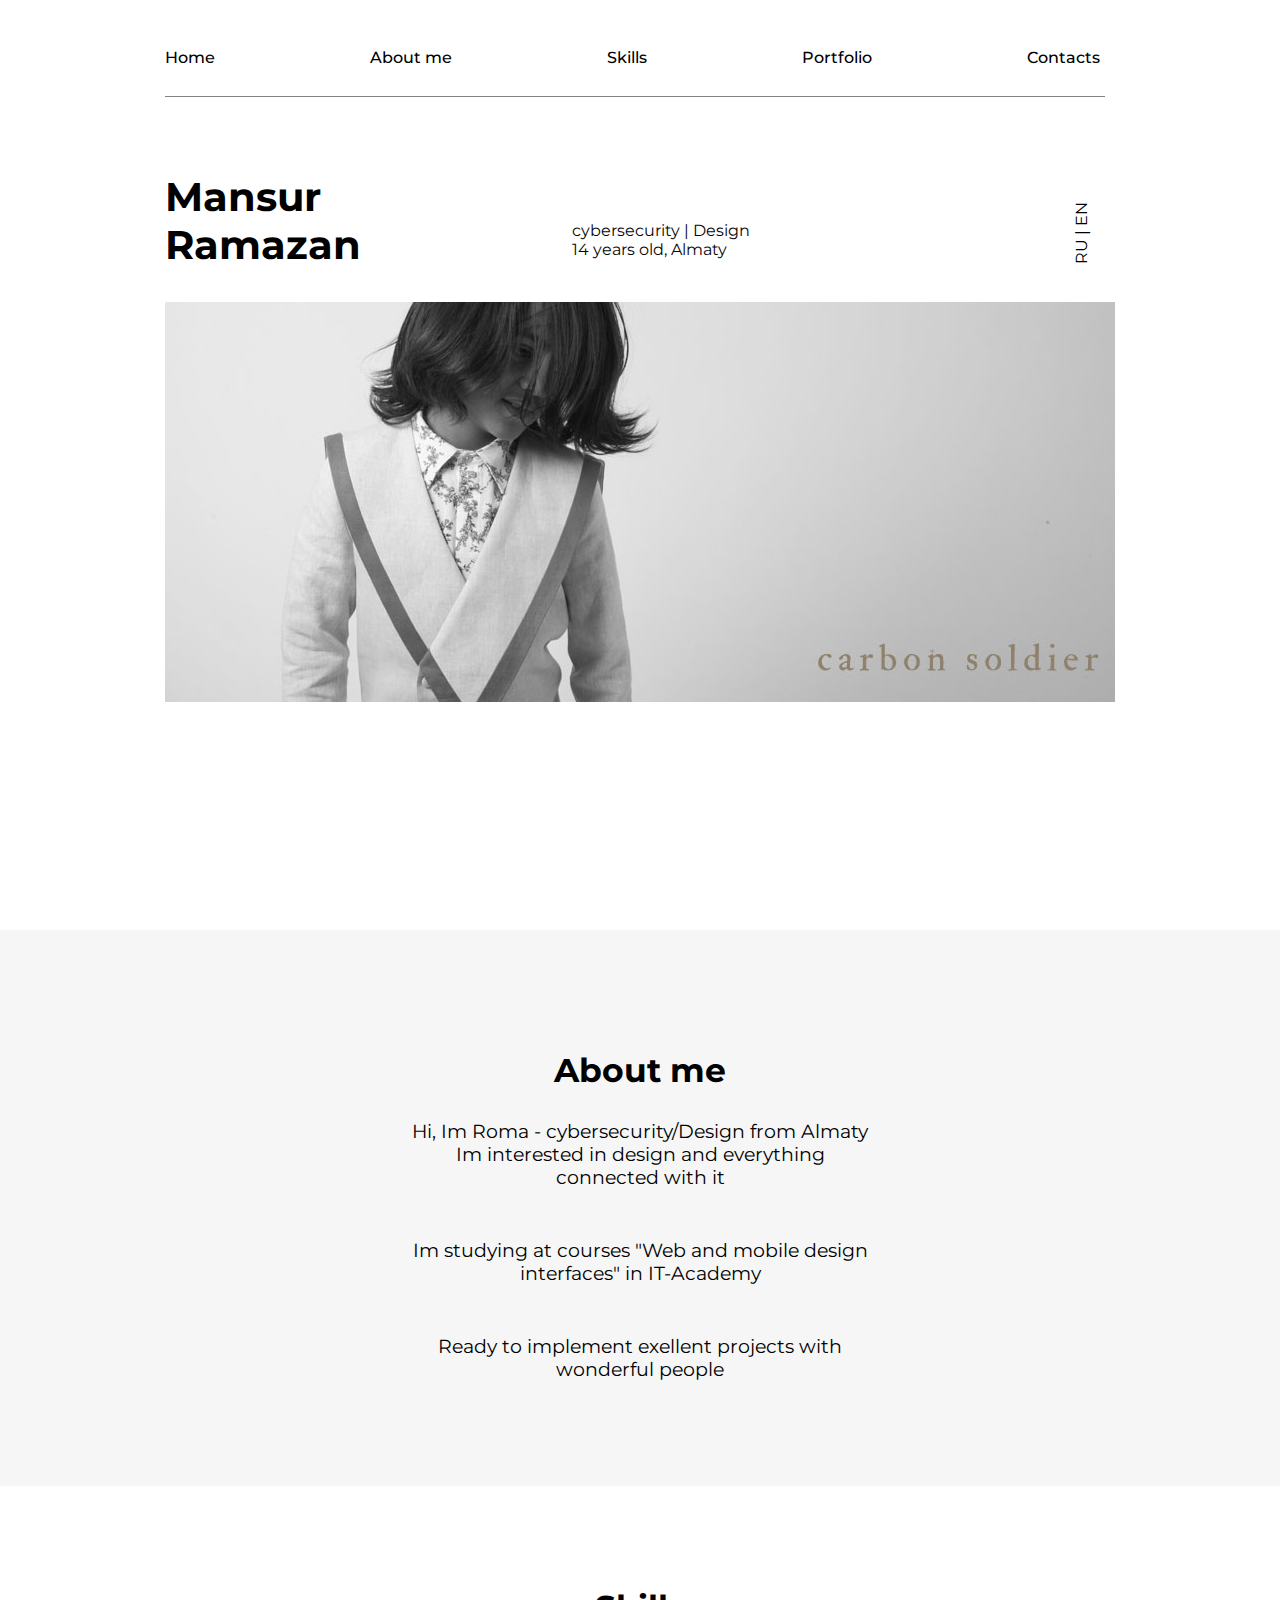
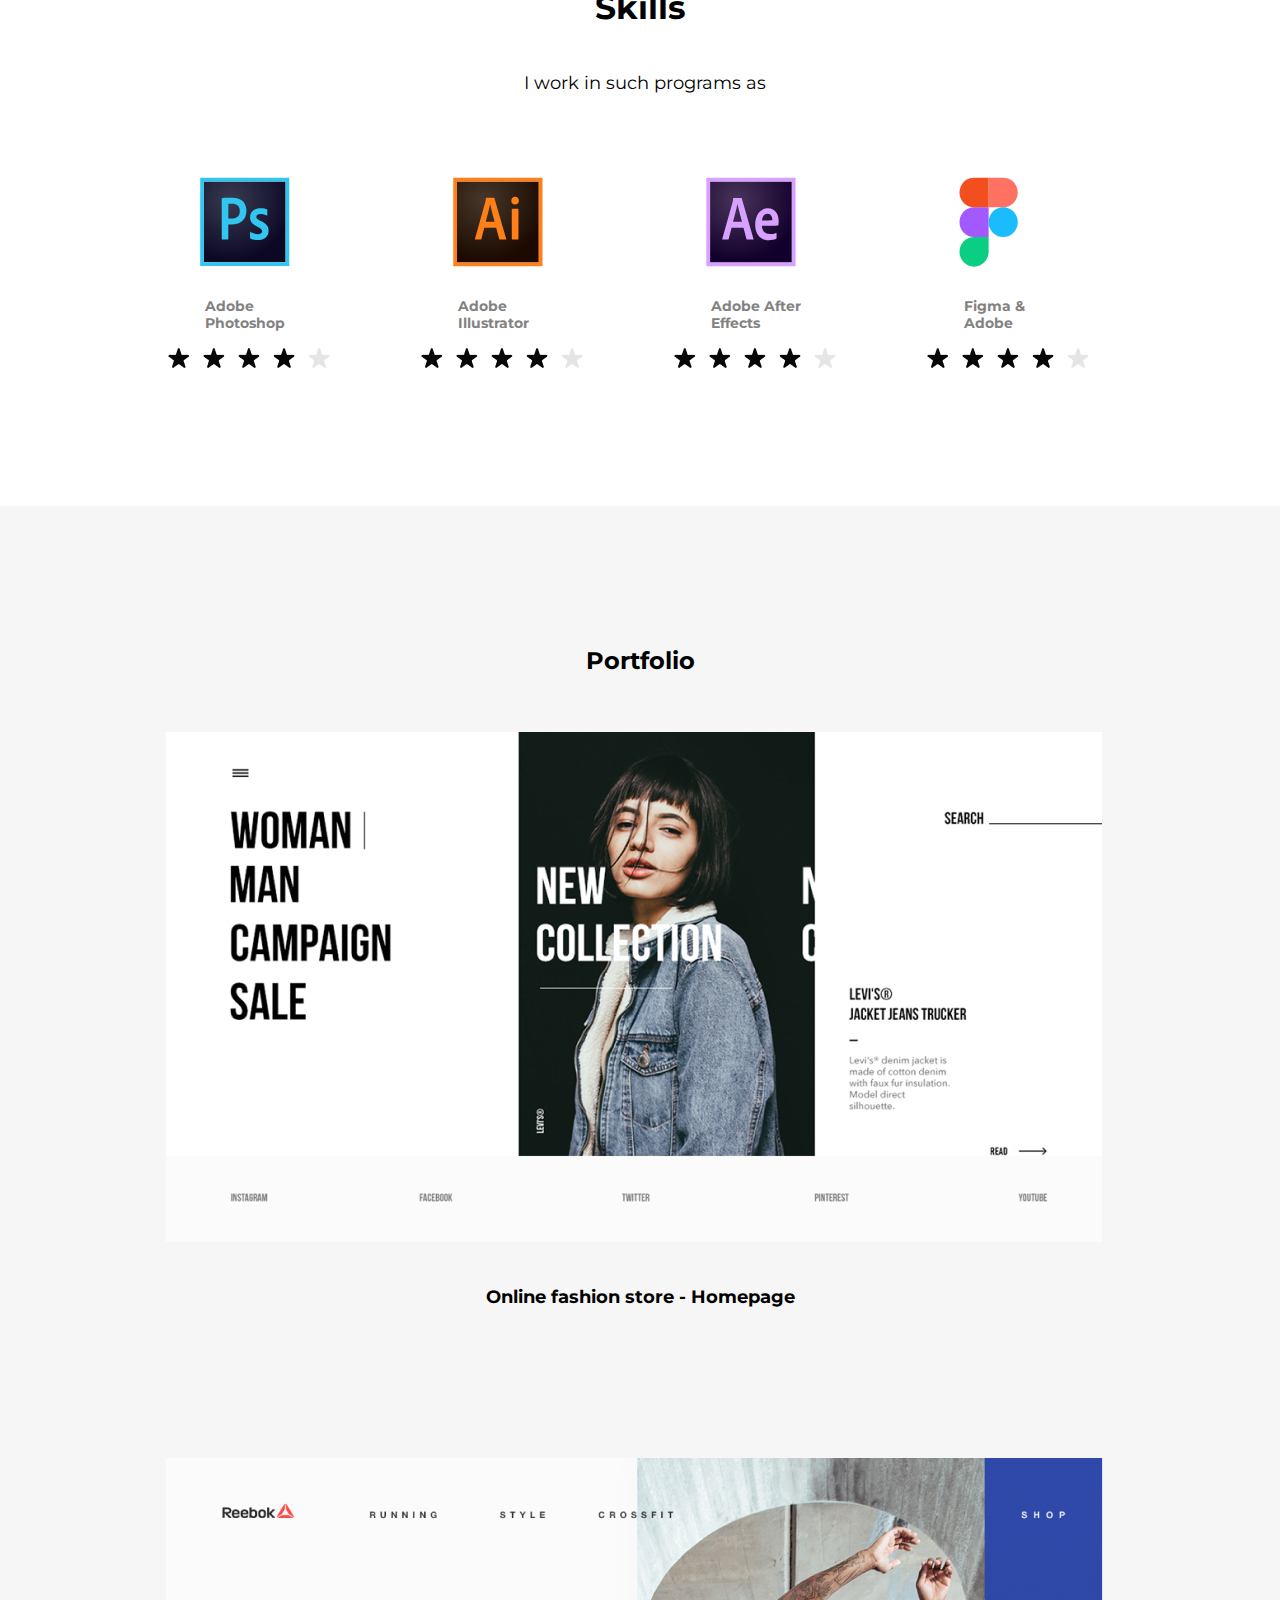
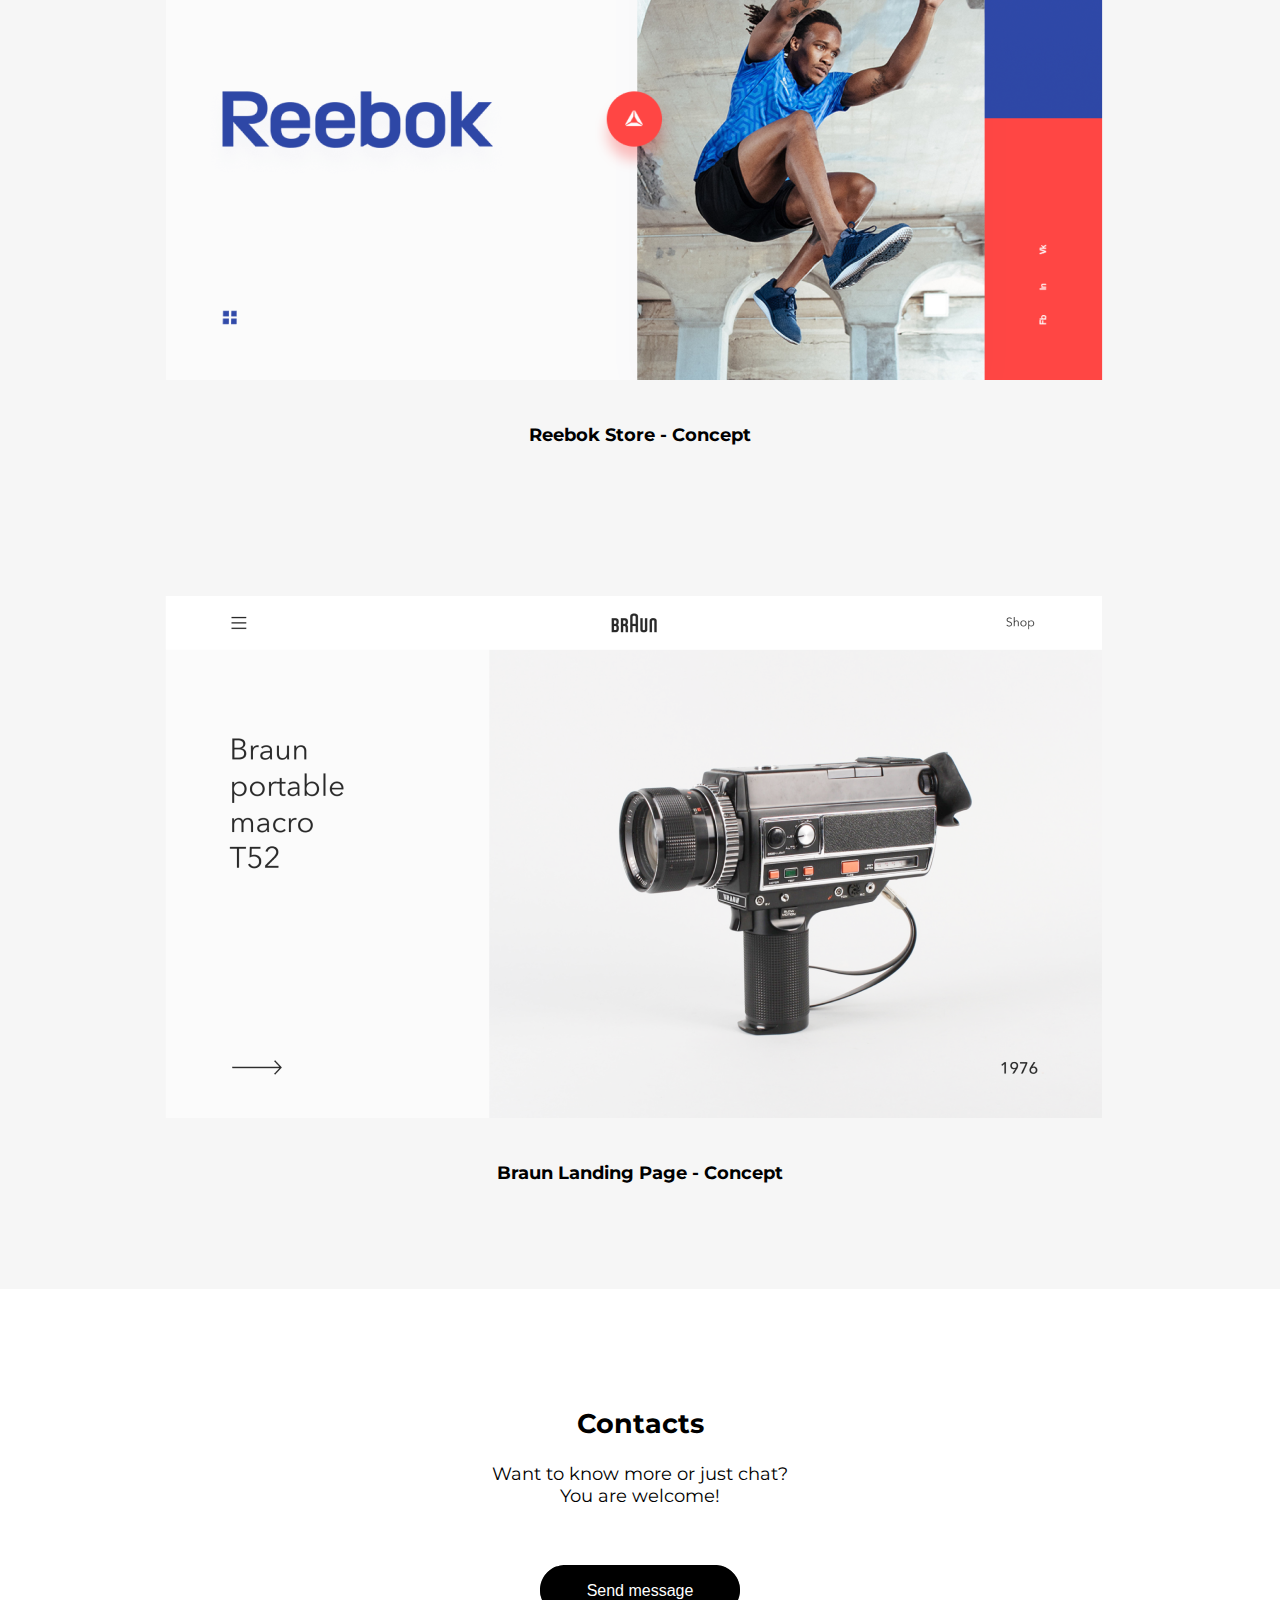
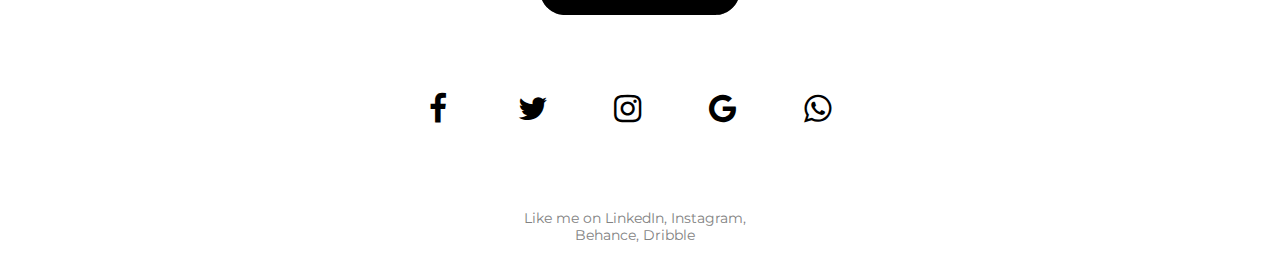
<file: projects/try_1/index.html>
<!DOCTYPE html>
<html lang="en">
<head>
	<meta charset="UTF-8">
	<meta name="viewport" content="width=device-width, initial-scale=1.0">
	<link rel="stylesheet" href="css/main.css">
	<link rel="preconnect" href="https://fonts.gstatic.com">
	<link href="https://fonts.googleapis.com/css2?family=Montserrat:wght@400;500;600&display=swap" rel="stylesheet">
	 <link href="https://maxcdn.bootstrapcdn.com/font-awesome/4.7.0/css/font-awesome.min.css" rel="stylesheet" integrity="sha384-wvfXpqpZZVQGK6TAh5PVlGOfQNHSoD2xbE+QkPxCAFlNEevoEH3Sl0sibVcOQVnN" crossorigin="anonymous">
	<title>Romich</title>
</head>
<body>
<!-- Header starts -->
	<header class="header">
		<div class="wrapper">
			<div class="container_header">
				<nav class="header_nav">
					<ul class="header_item">

						<li class="header_li">
							<a href="#Home" class="header_link js-scroll">
								Home
							</a>
						</li>

						<li class="header_li js-scroll">
							<a href="#About me" class="header_link">
								About me
							</a>
						</li>

						<li class="header_li js-scroll" >
							<a href="#Skills" class="header_link">
								Skills
							</a>
						</li>

						<li class="header_li js-scroll">
							<a href="#Portfolio" class="header_link">
								Portfolio
							</a>
						</li>

						<li class="header_li js-scroll">
							<a href="#Contacts" class="header_link">
								Contacts
							</a>
						</li>

					</ul>
				</nav>

				<div class="header_burger burger">
					<span class="burger_line burger_line_1"></span>
					<span class="burger_line burger_line_2"></span>
					<span class="burger_line burger_line_3"></span>
				</div>

				<hr class="line-header" color="#828282" size="1px" align="left">
			</div>
		</div>
	</header>
<!-- Header end -->


<main class="main">
	<div class="wrapper">
		<div class="container">
		<!-- Intro start -->
			<div class="intro">
				<div class="intro_info">
					<h1 class="intro_title">
						Mansur Ramazan
					</h1>
					<p class="intro_desc">
						cybersecurity | Design 14 years old, Almaty
					</p>
					<a href="#!" class="intro_language">
						RU | EN
					</a>
				</div>
				<div class="intro_img">
					<img src="img/black.jpg" alt="Denis">
				</div>
			</div>
		</div>
		<!-- Intro end -->
	</div>

	<!-- Intro count start -->
	<div class="intro_count" id="About me">
		<div class="intro_count-countainer">
			<div class="count-info">
				<h2 class="count_about">
					About me
				</h2>
				<p class="count-desc">
					Hi, Im Roma - cybersecurity/Design from Almaty
					Im interested in design and everything connected with it
				</p>
				<p class="count-desc">Im studying at  courses "Web and mobile design interfaces" in IT-Academy</p>

				<p class="count-desc">Ready to implement exellent projects with wonderful people</p>
			</div>
		</div>
	</div>
	<!-- Intro count end -->


<!-- Intro Skills start -->

<div class="wrapper">
	<div class="intro-skills" id="Skills">
		<div class="skills-info">
			<h2 class="Intro-skills">
				Skills
			</h2>
			<a href="#!" class="skills-desc">
				I work in such programs as
			</a>
		</div>
		<div class="skills_redacts">
			<div class="skills-redact">
				<img src="img/Ph.svg" alt="Photoshop" class="skills-img">
				<h3 class="img-desc">
					Adobe Photoshop
				</h3>
				<img src="img/stars.png" alt="starts" class="starts">
			</div>

			<div class="skills-redact">
				<img src="img/AI.svg" alt="Photoshop" class="skills-img">
				<h3 class="img-desc">
					Adobe Illustrator
				</h3>
				<img src="img/stars.png" alt="starts" class="starts">
			</div>

			<div class="skills-redact">
				<img src="img/A.svg" alt="Photoshop" class="skills-img">
				<h3 class="img-desc">
					Adobe    After Effects
				</h3>
				<img src="img/stars.png" alt="starts" class="starts">
			</div>
			<div class="skills-redact">
				<img src="img/Figma.svg" alt="Photoshop" class="skills-img">
				<h3 class="img-desc">
					Figma & Adobe
				</h3>
				<img src="img/stars.png" alt="starts" class="starts">
			</div>

		</div>
	</div>
</div>




<!-- Intro Skills end -->



<!-- Portfolio starts -->
<div class="portfolio" id="Portfolio">
	<div class="wrapper">
		<div class="intro_portfolio">
			<div class="portfolio_info">
				<h2 class="title_portfolio">
					Portfolio
				</h2>
					<img src="img/page1.png" alt="" class="portfolio_img">
					<h3 class="portfolio_desc">
						Online fashion store - Homepage
					</h3>

					<img src="img/page2.png" alt="" class="portfolio_img">
					<h3 class="portfolio_desc">
						Reebok Store - Concept
					</h3>

					<img src="img/page3.png" alt="" class="portfolio_img">
					<h3 class="portfolio_desc">
						Braun Landing Page - Concept
					</h3>
			</div>
		</div>
	</div>
</div>
<!-- Portfolio end -->
</main>


<!-- Footer start -->
<footer class="footer" id="Contacts">
	<div class="footer_top">
		<div class="wrapper">
			<div class="footer_info">
				<h2 class="footer-title">
					Contacts
				</h2>
				<p class="footer-desc">
					Want to know more or just chat? 
					You are welcome!
				</p>
			<svg class="liquid-button"
			     data-text="Send message"
			     data-force-factor="0.1"
			     data-layer-1-viscosity="0.5"
			     data-layer-2-viscosity="0.4"
			     data-layer-1-mouse-force="400"
			     data-layer-2-mouse-force="500"
			     data-layer-1-force-limit="1"
			     data-layer-2-force-limit="2"
			     data-color1="#808080"
			     data-color2="#000"
			     data-color3="#000">
			</svg>

			</div>
				<div class="social_footer">
				  <ul>
				    <li class="facebook"><i class="fa fa-facebook fa-2x" aria-hidden="true"></i></li>
				    <li class="twitter"><i class="fa fa-twitter fa-2x" aria-hidden="true"></i></li>
				    <li class="instagram"><i class="fa fa-instagram fa-2x" aria-hidden="true"></i></li>
				    <li class="google"><i class="fa fa-google fa-2x" aria-hidden="true"></i></li>
				    <li class="whatsapp"><i class="fa fa-whatsapp fa-2x" aria-hidden="true"></i></li>
				  </ul>
				</div>
			<div class="social_footer-desc">
				<p class="last">
					Like me on
					LinkedIn, Instagram, Behance, Dribble
				</p>
			</div>
		</div>
	</div>
</footer>
<!-- Footer end -->

<script src="js/script.js"></script>

</body>
</html>
</file>
<file: projects/try_1/css/main.css>
body{
	font-family: 'Montserrat', sans-serif;
	margin: 0;
}

   li {
    list-style-type: none; /* Убираем маркеры */
   }
   ul {
    margin-left: 0; 
    padding-left: 0; 
  }

  a{
  	text-decoration: none;
  }

*,
*:before,
*:after{
	box-sizing: border-box;
}

.wrapper{
	max-width: 950px;
	margin: 0 auto;

}



/*Header start */

.header{
	margin-top: 53px;
	transition: 2s;
}

.header_nav{
	margin-bottom: 33px;
}

.header_item{
	display: flex;
	flex-wrap: wrap;
}

.header_li{
	margin-right: 155px;
}


.header_li{
	font-size: 16px;
	line-height: 10px;
}

.header_link{
	font-weight: 500;
	color: #828282;
	transition: 1s;
}


.header_link:first-child{
	color: #000;
}

.header_link:hover{
	color: #822929;
	transition: 2s;
	opacity: .8;
}

.header_li:last-child {
	margin-right: 0px;
}

hr{
	height: 1px;
}

.line-header{
	width: 940px;
}



.header_burger{
	display: none;
	width: 40px;
	height: 28px;
	position: relative;

}

.burger_line{
	display: block;
	width: 100%;
	height: 1px;
	background-color: #000;
	position: absolute;
	left: 0;

}


.burger_line_1{
	top: 0;
}

.burger_line_2{
	top: 50%;
	transform: translateY(-50%);
}

.burger_line_3{
	bottom: 0;
}

/*Header end */


/*Intro start */


.intro{
	margin-top: 49px;
	margin-bottom: 224px;
}

.intro_info{
	display: flex; 
	flex-wrap: wrap;
}


.intro_title{
	width: 110px;
	margin-right: 297px;
	font-size: 40px;
	line-height: 48px;
	margin-bottom: 33px;
}

.intro_desc{
	color: #070707;
	margin-top: 75px;
	width: 195px;
	margin-right: 282px;
}


.intro_language{
	color: black;
	font-size: 16px;
	margin-top: 75px;
	height: 20px;
	width: 65px;
	-webkit-transform: rotate(-90deg); //Chrome, Safari
	-moz-transform: rotate(-90deg); //Firefox
	-o-transform: rotate(-90deg); //Opera
	-ms-transform: rotate(-90deg); //IE
	transform: rotate(-90deg); //браузеры без префексов
	color: 
}

.intro_img{

}

/*Intro end */

/*Intro count start */

.intro_count{
	background-color: #F6F6F6;
	margin-bottom: 101px;
}

.intro_count-countainer{
   margin-left: auto;
   margin-right: auto;
	width: 1150px;
	height: 556px;
}


.count-info{

}

.count_about{
	font-size: 33px;
	padding-top: 120px;
	text-align: center;
	margin-bottom: 30px;
}

.count-desc{
	text-align: center;
	margin-left: 340px;
	margin-bottom: 50px;
	font-size: 19px;
	width: 470px;
}


/*Intro count end */



/*Skills starts */

.skills_redacts{
	display: flex;
	flex-wrap: wrap;
	margin-bottom: 
}

.skills-redact{
	margin-right: 70px;
	margin-bottom: 130px;
}

.skills-redact:last-child{
	margin-right: 0;
}

.skills-info{
	text-align: center;
	margin-bottom: 83px;
}

.Intro-skills{
	font-size: 33px;
	margin-bottom: 45px;
}

.skills-desc{
	color: #000;
	font-size: 18px;
	padding-left: 10px;
	line-height: 22px;
}

.skills-img{
	margin-bottom: 13px;
	margin-left: 35px;
}

.skills-img:last-child{

}

.img-desc{
	font-size: 14px;
	color: #828282;
	margin-bottom: 20px;
	width: 109px;
	height: 27px;
	line-height: 17px;
	margin-left: 40px;
}


.starts{
	margin-right: 15px;
}

/*Skills end */


/*Portfolio starts */

.portfolio{
	background-color:#F6F6F6;
	height: 2383px;
}

.portfolio_info{
	padding-top: 120px;
}

.title_portfolio{
	flex-wrap: 600;
	text-align: center;
	margin-bottom: 57px;
	cursor: pointer;
	transition: 1s;
}

.title_portfolio:hover{
	color: #822929;
	transition: 2s;
	opacity: .8;
}

.portfolio_desc{
	text-align: center;
	font-size: 18px;
	line-height: 22px;
	margin-top: 40px;
	margin-bottom: 150px;
	transition: 1s;
	cursor: pointer;
}

.portfolio_desc:hover{
	color: #878787;
	transition: 2s;
	opacity: .8;
}


.portfolio_desc:last-child{
	margin-bottom: 906px;
}

/*Portfolio end */


/*Footer start */

footer{
	padding-top: 96px;
}

.footer_info{
	margin-left: 325px;
	text-align: center;
	width: 300px;
	font-size: 18px;
}



.liquid-button path {
  cursor: pointer;
}

.social_footer{
	margin-left: 225px;
	margin-bottom: 150px;
}

.social_footer ul li {
  width: 75px;
  height: 75px;
  line-height: 75px;
  margin: 0 10px;
  text-align: center;
  cursor: pointer;
  border-radius: 50%;
  border: 1px solid #fff;
  float: left;
  transition: all 1s ease;
}

/* Style the icons by setting its color and margin-top value to 20px 
to align it properly */
.social_footer ul li .fa {
  color: #000;
  margin-top: 15px;
  transition: all 1s ease;
}

/* Now target the specific li classes for styling and use box-shadow effect to border and text-shadow effect
  to icons for glowing effect and use transition property for smooth transition effect. */
/*facebook*/
.social_footer ul li:hover.facebook {
  border: 5px solid #3b5998;
  box-shadow: 0 0 15px #3b5998;
  transition: all 1s ease;
}

.social_footer ul li:hover .fa-facebook {
  color: #3b5998;
  text-shadow: 0 0 15px #3b5998;
  transition: all 1s ease;
}

/*twitter*/
.social_footer ul li:hover.twitter {
  border: 5px solid #00aced;
  box-shadow: 0 0 15px #00aced;
  transition: all 1s ease;
}

.social_footer ul li:hover .fa-twitter {
  color: #00aced;
  text-shadow: 0 0 15px #00aced;
  transition: all 1s ease;
}

/* instagram */
.social_footer ul li:hover.instagram {
  border: 5px solid #bc2a8d;
  box-shadow: 0 0 15px #bc2a8d;
  transition: all 1s ease;
}

.social_footer ul li:hover .fa-instagram {
  color: #bc2a8d;
  text-shadow: 0 0 15px #bc2a8d;
  transition: all 1s ease;
}

/* google */
.social_footer ul li:hover.google {
  border: 5px solid #dd4b39;
  box-shadow: 0 0 15px #dd4b39;
  transition: all 1s ease;
}

.social_footer ul li:hover .fa-google {
  color: #dd4b39;
  text-shadow: 0 0 15px #dd4b39;
  transition: all 1s ease;
}

/* whatsapp */
.social_footer ul li:hover.whatsapp {
  border: 5px solid #4dc247;
  box-shadow: 0 0 15px #4dc247;
  transition: all 1s ease;
}

.social_footer ul li:hover .fa-whatsapp {
  color: #4dc247;
  text-shadow: 0 0 15px #4dc247;
  transition: all 1s ease;
}


/* media queries */

@media screen and (max-width: 640px){
  .social_footer {
      width: 350px;
  }
  .social_footer ul li{
      margin-top: 10px;
  }
  .social_footer ul li.google{
      margin-left: 60px;
  }
}


@media screen and (max-width: 340px){
  .social_footer {
      width: 150px;
  }
  .social_footer ul li{
      margin:15px;
  }
  .social_footer ul li.google{
      margin-left: 15px;
  }
}


.social_footer-desc{
	text-align: center;
}


.last{
	width: 230px;
	font-size: 14px;
	color: #828282;
	line-height: 17px;
	margin-left: 355px;
}

/*Footer end */









/*Media start */
@media screen and(max-width: 935px) {
	.header_burger {
		display: block;
	}
}
/*Media end */
</file>
